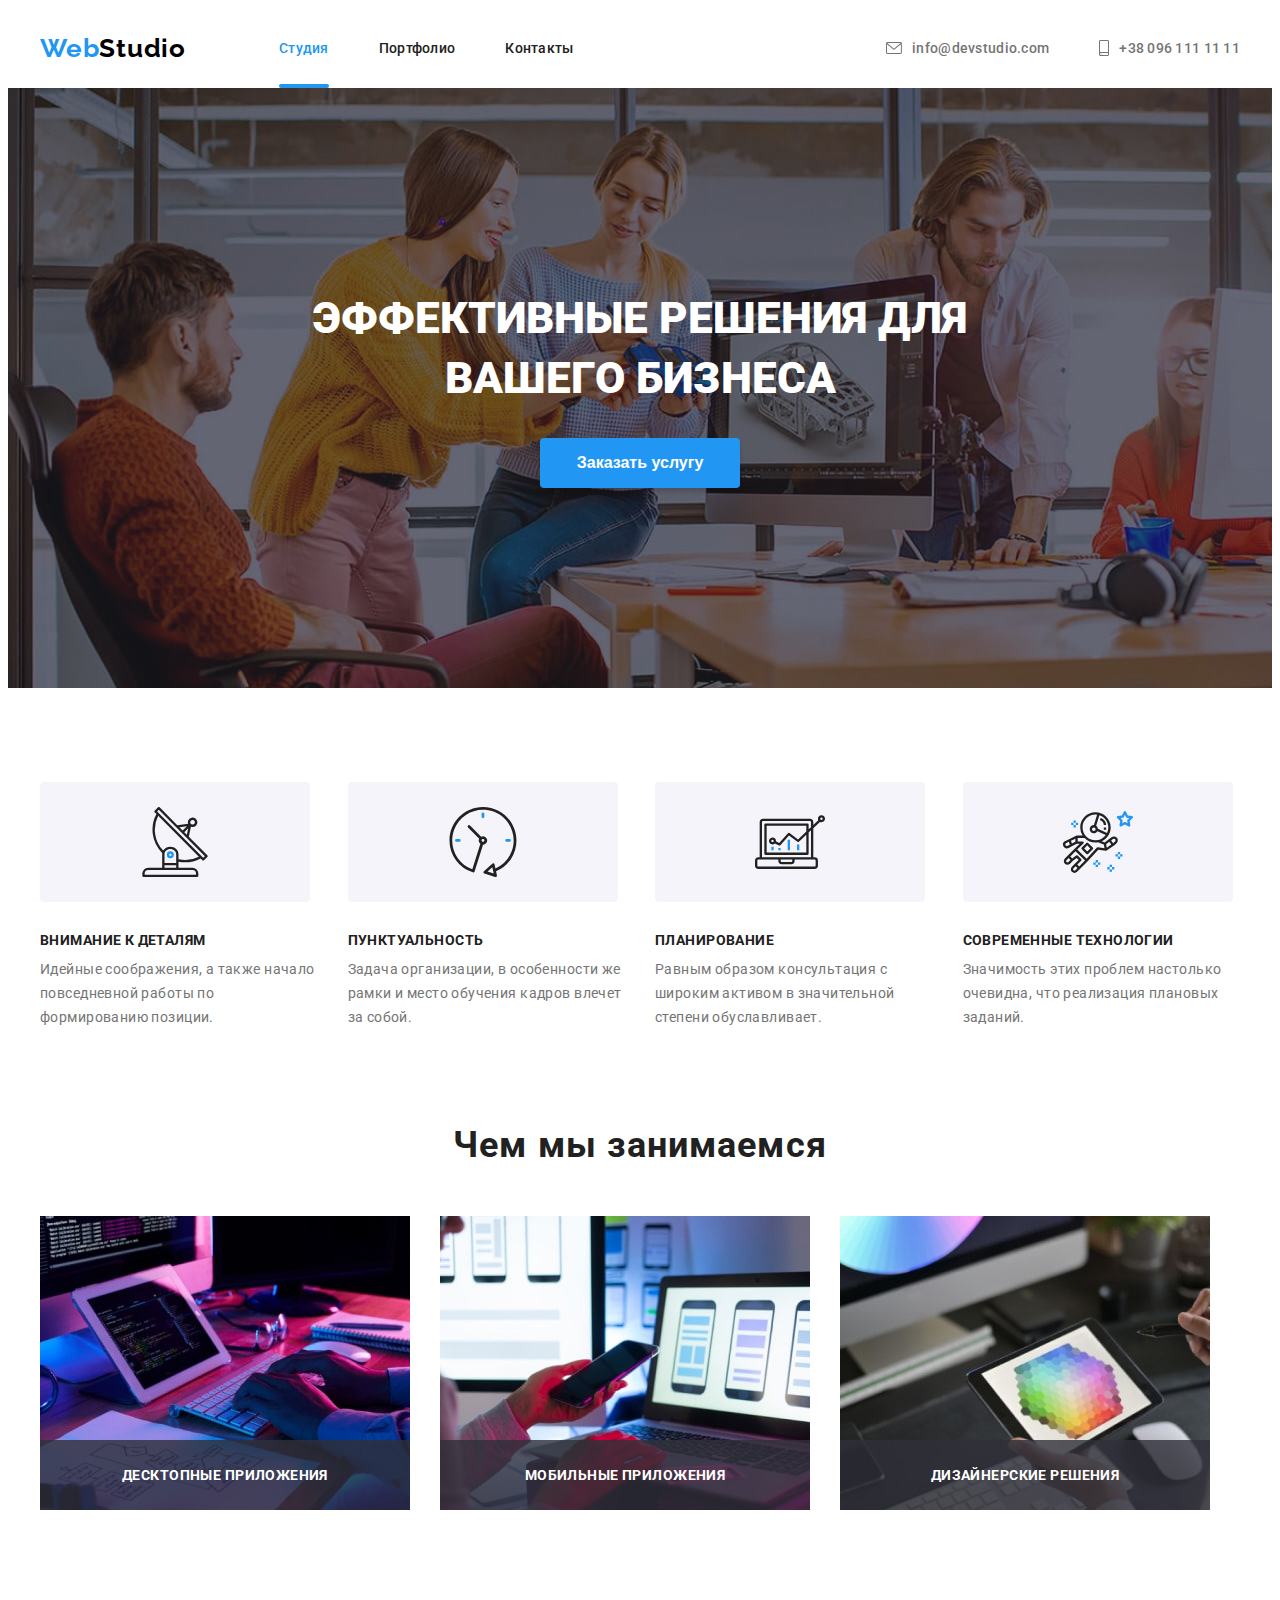
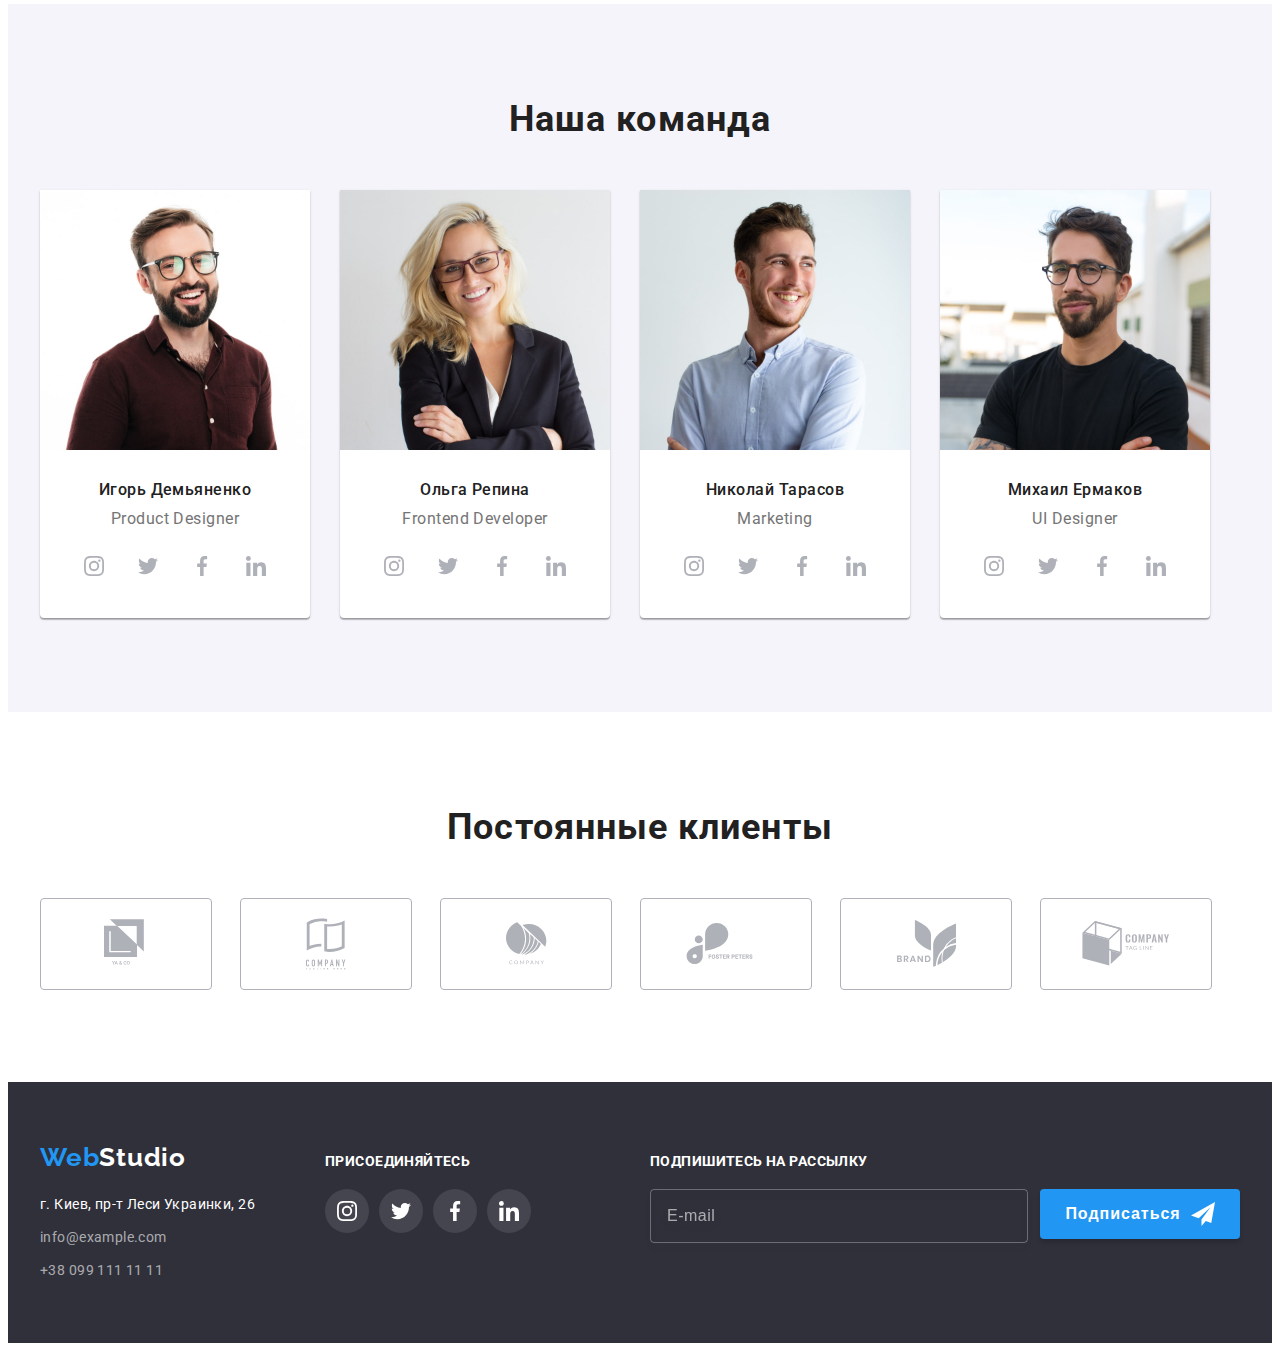
<file: index.html>
<!DOCTYPE html>
<html lang="ru">
<head>
    <meta charset="UTF-8">
    <meta name="viewport" content="width=device-width, initial-scale=1.0">
    <title>Веб студия</title>
    <link rel="stylesheet" href="https://cdnjs.cloudflare.com/ajax/libs/modern-normalize/1.0.0/modern-normalize.min.css"
        integrity="sha512-ISS7cAi1PEhQ8jnbJpJZMd29NlhNj4AWYyLOSp2CE/CsHxTCu+r+t0D2yoJudVrd0/8fTVPUVDzY5Tvli75u/g=="
        crossorigin="anonymous" />
    <link rel="preconnect" href="https://fonts.gstatic.com">
    <link href="https://fonts.googleapis.com/css2?family=Raleway:wght@700&family=Roboto:wght@400;500;700;900&display=swap"
        rel="stylesheet">
    <link rel="stylesheet" href="./css/styles.css">
</head>
<body>
    <!--Шапка сайта-->
    <header class="header">
        <div class="container">
            <nav class="navigation">
                <a class="logo link" href="./index.html"><span class="logo-web">Web</span>Studio</a>
                <ul class="nav-list list">
                    <li class="nav-list-item">
                        <a class="nav-link link current" href="#">Студия</a>
                    </li>
                    <li class="nav-list-item">
                        <a class="nav-link link" href="./portfolio.html">Портфолио</a>
                    </li>
                    <li class="nav-list-item">
                        <a class="nav-link link" href="#">Контакты</a>
                    </li>
                </ul>
            </nav>
            <ul class="contacts-list list">
                <li class="contacts-list-item">
                    <a class="contacts-link link" href="mailto:info@devstudio.com">
                        <svg class="contacts-icon" width="16" height="12">
                            <use href="./images/sprite.svg#icon-envelope"></use>
                        </svg>
                        info@devstudio.com</a>
                </li>
                <li class="contacts-list-item">
                    <a class="contacts-link link" href="tel:+380961111111">
                        <svg class="contacts-icon" width="10" height="16">
                            <use href="./images/sprite.svg#icon-smartphone"></use>
                        </svg>
                        +38 096 111 11 11</a>
                </li>
            </ul>
        </div>
    </header>
    <main>
        <!--Герой-->
        <section class="hero">
            <div class="container">
                <h1 class="hero-title">Эффективные решения для вашего бизнеса</h1>
                <button class="modal-btn" type="button" data-modal-open>Заказать услугу</button>
            </div>
        </section>

        <!--Приоритеты-->
        <section class="features">
            <div class="container">
                <h2 class="visually-hidden">Наши приоритеты</h2>
                <ul class="features-list list">
                    <li class="features-list-item">
                        <div class="features-box">
                            <svg class="features-icons" width="70" height="70">
                                <use href="./images/sprite.svg#icon-antenna"></use>
                            </svg>
                        </div>
                        <h3 class="features-title">Внимание к деталям</h3>
                        <p class="features-text">Идейные соображения, а также начало повседневной работы по формированию позиции.</p>
                    </li>
                    <li class="features-list-item">
                        <div class="features-box">
                            <svg class="features-icons" width="70" height="70">
                                <use href="./images/sprite.svg#icon-clock"></use>
                            </svg>
                        </div>
                        <h3 class="features-title">Пунктуальность</h3>
                        <p class="features-text">Задача организации, в особенности же рамки и место обучения кадров влечет за собой.</p>
                    </li>
                    <li class="features-list-item">
                        <div class="features-box">
                            <svg class="features-icons" width="70" height="70">
                                <use href="./images/sprite.svg#icon-diagram"></use>
                            </svg>
                        </div>
                        <h3 class="features-title">Планирование</h3>
                        <p class="features-text">Равным образом консультация с широким активом в значительной степени обуславливает.</p>
                    </li>
                    <li class="features-list-item">
                        <div class="features-box">
                            <svg class="features-icons" width="70" height="70">
                                <use href="./images/sprite.svg#icon-astronaut"></use>
                            </svg>
                        </div>
                        <h3 class="features-title">Современные технологии</h3>
                        <p class="features-text">Значимость этих проблем настолько очевидна, что реализация плановых заданий.</p>
                    </li>
                </ul>
            </div>
            
        </section>

        <!--Чем мы занимаемся-->
        <section class="about">
            <div class="container">
                <h2 class="title">Чем мы занимаемся</h2>
                <ul class="about-list list">
                    <li class="about-list-item">
                        <img class="about-list-img" src="./images/work/box-1.jpg" alt="руки на клавиатуре" width="370" height="294">
                        <div class="about-box">
                            <p class="about-text">Десктопные приложения</p>
                        </div>
                    </li>
                    <li class="about-list-item">
                        <img class="about-list-img" src="./images/work/box-2.jpg" alt="телефон и ноутбук" width="370" height="294">
                        <div class="about-box">
                            <p class="about-text">Мобильные приложения</p>
                        </div>
                    </li>
                    <li class="about-list-item">
                        <img class="about-list-img" src="./images/work/box-3.jpg" alt="планшет в руках" width="370" height="294">
                        <div class="about-box">
                            <p class="about-text">Дизайнерские решения</p>
                        </div>
                    </li>
                </ul>
            </div>
        </section>

        <!--Команда-->
        <section class="team">
            <div class="container">
                <h2 class="title">Наша команда</h2>
                <ul class="team-list list">
                    <li class="team-list-item">
                        <img class="team-list-img" src="./images/team/igor.jpg" alt="фото работника" width="270" height="260">
                        <div class="team-list-content">
                            <h3 class="team-list-title">Игорь Демьяненко</h3>
                            <p class="team-list-text" lang="en">Product Designer</p>
                            <ul class="social-list list">
                                <li class="social-list-item">
                                    <a href="#" class="social-list-link link">
                                        <svg class="social-list-icon" width="20" height="20">
                                            <use href="./images/sprite.svg#icon-instagram"></use>
                                        </svg>
                                    </a>
                                </li>
                                <li class="social-list-item">
                                    <a href="#" class="social-list-link link">
                                        <svg class="social-list-icon" width="20" height="20">
                                            <use href="./images/sprite.svg#icon-twitter"></use>
                                        </svg>
                                    </a>
                                </li>
                                <li class="social-list-item">
                                    <a href="#" class="social-list-link link">
                                        <svg class="social-list-icon" width="20" height="20">
                                            <use href="./images/sprite.svg#icon-facebook"></use>
                                        </svg>
                                    </a>
                                </li>
                                <li class="social-list-item">
                                    <a href="#" class="social-list-link link">
                                        <svg class="social-list-icon" width="20" height="20">
                                            <use href="./images/sprite.svg#icon-linkedin"></use>
                                        </svg>
                                    </a>
                                </li>
                            </ul>
                        </div>
                    </li>
                    <li class="team-list-item">
                        <img class="team-list-img" src="./images/team/olha.jpg" alt="фото работника" width="270" height="260">
                        <div class="team-list-content">
                            <h3 class="team-list-title">Ольга Репина</h3>
                            <p class="team-list-text" lang="en">Frontend Developer</p>
                            <ul class="social-list list">
                                <li class="social-list-item">
                                    <a href="#" class="social-list-link link">
                                        <svg class="social-list-icon" width="20" height="20">
                                            <use href="./images/sprite.svg#icon-instagram"></use>
                                        </svg>
                                    </a>
                                </li>
                                <li class="social-list-item">
                                    <a href="#" class="social-list-link link">
                                        <svg class="social-list-icon" width="20" height="20">
                                            <use href="./images/sprite.svg#icon-twitter"></use>
                                        </svg>
                                    </a>
                                </li>
                                <li class="social-list-item">
                                    <a href="#" class="social-list-link link">
                                        <svg class="social-list-icon" width="20" height="20">
                                            <use href="./images/sprite.svg#icon-facebook"></use>
                                        </svg>
                                    </a>
                                </li>
                                <li class="social-list-item">
                                    <a href="#" class="social-list-link link">
                                        <svg class="social-list-icon" width="20" height="20">
                                            <use href="./images/sprite.svg#icon-linkedin"></use>
                                        </svg>
                                    </a>
                                </li>
                            </ul>
                        </div>
                    </li>
                    <li class="team-list-item">
                        <img class="team-list-img" src="./images/team/nikolai.jpg" alt="фото работника" width="270" height="260">
                        <div class="team-list-content">
                            <h3 class="team-list-title">Николай Тарасов</h3>
                            <p class="team-list-text" lang="en">Marketing</p>
                            <ul class="social-list list">
                                <li class="social-list-item">
                                    <a href="#" class="social-list-link link">
                                        <svg class="social-list-icon" width="20" height="20">
                                            <use href="./images/sprite.svg#icon-instagram"></use>
                                        </svg>
                                    </a>
                                </li>
                                <li class="social-list-item">
                                    <a href="#" class="social-list-link link">
                                        <svg class="social-list-icon" width="20" height="20">
                                            <use href="./images/sprite.svg#icon-twitter"></use>
                                        </svg>
                                    </a>
                                </li>
                                <li class="social-list-item">
                                    <a href="#" class="social-list-link link">
                                        <svg class="social-list-icon" width="20" height="20">
                                            <use href="./images/sprite.svg#icon-facebook"></use>
                                        </svg>
                                    </a>
                                </li>
                                <li class="social-list-item">
                                    <a href="#" class="social-list-link link">
                                        <svg class="social-list-icon" width="20" height="20">
                                            <use href="./images/sprite.svg#icon-linkedin"></use>
                                        </svg>
                                    </a>
                                </li>
                            </ul>
                        </div>                        
                    </li>
                    <li class="team-list-item">
                        <img class="team-list-img" src="./images/team/michail.jpg" alt="фото работника" width="270" height="260">
                        <div class="team-list-content">
                            <h3 class="team-list-title">Михаил Ермаков</h3>
                            <p class="team-list-text" lang="en">UI Designer</p>
                            <ul class="social-list list">
                                <li class="social-list-item">
                                    <a href="#" class="social-list-link link">
                                        <svg class="social-list-icon" width="20" height="20">
                                            <use href="./images/sprite.svg#icon-instagram"></use>
                                        </svg>
                                    </a>
                                </li>
                                <li class="social-list-item">
                                    <a href="#" class="social-list-link link">
                                        <svg class="social-list-icon" width="20" height="20">
                                            <use href="./images/sprite.svg#icon-twitter"></use>
                                        </svg>
                                    </a>
                                </li>
                                <li class="social-list-item">
                                    <a href="#" class="social-list-link link">
                                        <svg class="social-list-icon" width="20" height="20">
                                            <use href="./images/sprite.svg#icon-facebook"></use>
                                        </svg>
                                    </a>
                                </li>
                                <li class="social-list-item">
                                    <a href="#" class="social-list-link link">
                                        <svg class="social-list-icon" width="20" height="20">
                                            <use href="./images/sprite.svg#icon-linkedin"></use>
                                        </svg>
                                    </a>
                                </li>
                            </ul>
                        </div>
                    </li>
                </ul>
            </div> 
        </section>

        <!-- Постоянные клиенты -->
        <section class="clients">
            <div class="container">
                <h2 class="title">Постоянные клиенты</h2>
                <ul class="clients-list list">
                    <li class="clients-list-item">
                        <a class="clients-list-link link" href="#">
                            <svg class="clients-icon" width="44" height="49">
                                <use href="./images/sprite.svg#icon-logo-1"></use>
                            </svg>
                        </a>
                    </li>
                    <li class="clients-list-item">
                        <a class="clients-list-link link" href="#">
                            <svg class="clients-icon" width="40" height="52">
                                <use href="./images/sprite.svg#icon-logo-2"></use>
                            </svg>
                        </a>
                    </li>
                    <li class="clients-list-item">
                        <a class="clients-list-link link" href="#">
                            <svg class="clients-icon" width="41" height="43">
                                <use href="./images/sprite.svg#icon-logo-3"></use>
                            </svg>
                        </a>
                    </li>
                    <li class="clients-list-item">
                        <a class="clients-list-link link" href="#">
                            <svg class="clients-icon" width="80" height="42">
                                <use href="./images/sprite.svg#icon-logo-4"></use>
                            </svg>
                        </a>
                    </li>
                    <li class="clients-list-item">
                        <a class="clients-list-link link" href="#">
                            <svg class="clients-icon" width="59" height="47">
                                <use href="./images/sprite.svg#icon-logo-5"></use>
                            </svg>
                        </a>
                    </li>
                    <li class="clients-list-item">
                        <a class="clients-list-link link" href="#">
                            <svg class="clients-icon" width="88" height="45">
                                <use href="./images/sprite.svg#icon-logo-6"></use>
                            </svg>
                        </a>
                    </li>
                </ul>
            </div>
        </section>
    </main>
        
    <!--Футер-->
    <footer class="footer">
        <div class="container">
            <div class="contacts-box">
                <a class="logo-footer link" href="./index.html"><span class="logo-web">Web</span>Studio</a>
                <address class="address">
                    <p class="footer-address">г. Киев, пр-т Леси Украинки, 26</p>
                    <ul class="contact-info-list list">
                        <li class="contact-info-list-item">
                            <a class="contact-info-link link" href="mailto:info@example.com">info@example.com</a>
                        </li>
                        <li class="contact-info-list-item">
                            <a class="contact-info-link link" href="tel:+380991111111">+38 099 111 11 11</a>
                        </li>
                    </ul>
                </address>
            </div>
            <div class="socials-box">
                <p class="footer-text">присоединяйтесь</p>
                <ul class="footer-soc-list list">
                    <li class="footer-soc-list-item">
                        <a class="footer-soc-link link" href="#">
                            <svg class="footer-soc-icon" width="20" height="20">
                                <use href="./images/sprite.svg#icon-instagram"></use>
                            </svg>
                        </a>
                    </li>
                    <li class="footer-soc-list-item">
                        <a class="footer-soc-link link" href="#">
                            <svg class="footer-soc-icon" width="20" height="20">
                                <use href="./images/sprite.svg#icon-twitter"></use>
                            </svg>
                        </a>
                    </li>
                    <li class="footer-soc-list-item">
                        <a class="footer-soc-link link" href="#">
                            <svg class="footer-soc-icon" width="20" height="20">
                                <use href="./images/sprite.svg#icon-facebook"></use>
                            </svg>
                        </a>
                    </li>
                    <li class="footer-soc-list-item">
                        <a class="footer-soc-link link" href="#">
                            <svg class="footer-soc-icon" width="20" height="20">
                                <use href="./images/sprite.svg#icon-linkedin"></use>
                            </svg>
                        </a>
                    </li>
                </ul>
            </div>
            <div class="footer-form-box">
                <p class="footer-text">Подпишитесь на рассылку</p>
                <form action="#" class="footer-form">
                    <input type="email" name="email" class="footer-form-input" placeholder="E-mail">
                    <button type="submit" class="footer-form-btn">Подписаться
                        <svg class="send-icon" width="24" height="24">
                            <use href="./images/sprite.svg#icon-send"></use>
                        </svg>
                    </button>
                </form>
            </div>
        </div>
    </footer>

    <!-- Модальное окно -->
    <div class="backdrop is-hidden" data-modal>
        <div class="modal">
            <button type="button" class="modal-close-btn" data-modal-close>
                <svg class="modal-icon" width="18" height="18">
                    <use href="./images/sprite.svg#icon-close"></use>
                </svg>
            </button>
            <p class="modal-form-text">Оставьте свои данные, мы вам перезвоним</p>
            <form action="#" class="modal-form">
                <label class="modal-form-label">Имя
                    <span class="modal-form-label-box">
                        <input type="text" name="user-name" class="modal-form-input">
                        <svg class="modal-form-icon" width="18" height="18">
                            <use href="./images/sprite.svg#person"></use>
                        </svg>
                    </span>
                </label>

                <label class="modal-form-label">Телефон
                    <span class="modal-form-label-box">
                        <input type="tel" name="user-phone" class="modal-form-input">
                        <svg class="modal-form-icon" width="18" height="18">
                            <use href="./images/sprite.svg#phone"></use>
                        </svg>
                    </span>
                </label>

                <label class="modal-form-label">Почта
                    <span class="modal-form-label-box">
                        <input type="email" name="user-email" class="modal-form-input">
                        <svg class="modal-form-icon" width="18" height="18">
                            <use href="./images/sprite.svg#email"></use>
                        </svg>
                    </span>
                </label>

                <label class="modal-form-label">Комментарий
                    <textarea name="user-message" class="modal-form-message" placeholder="Введите текст"></textarea>
                </label>

                <input type="checkbox" name="user-policy" id="policy-check" class="modal-form-check-policy visually-hidden">
                <label for="policy-check" class="modal-form-label-policy">Соглашаюсь с рассылкой и принимаю &nbsp;
                    <a href="#">Условия договора</a>
                </label>

                <button type="submit" class="modal-form-btn">Отправить</button>
            </form>
        </div>
    </div>

    <script src="./js/modal.js"></script>
</body>
</html>
</file>
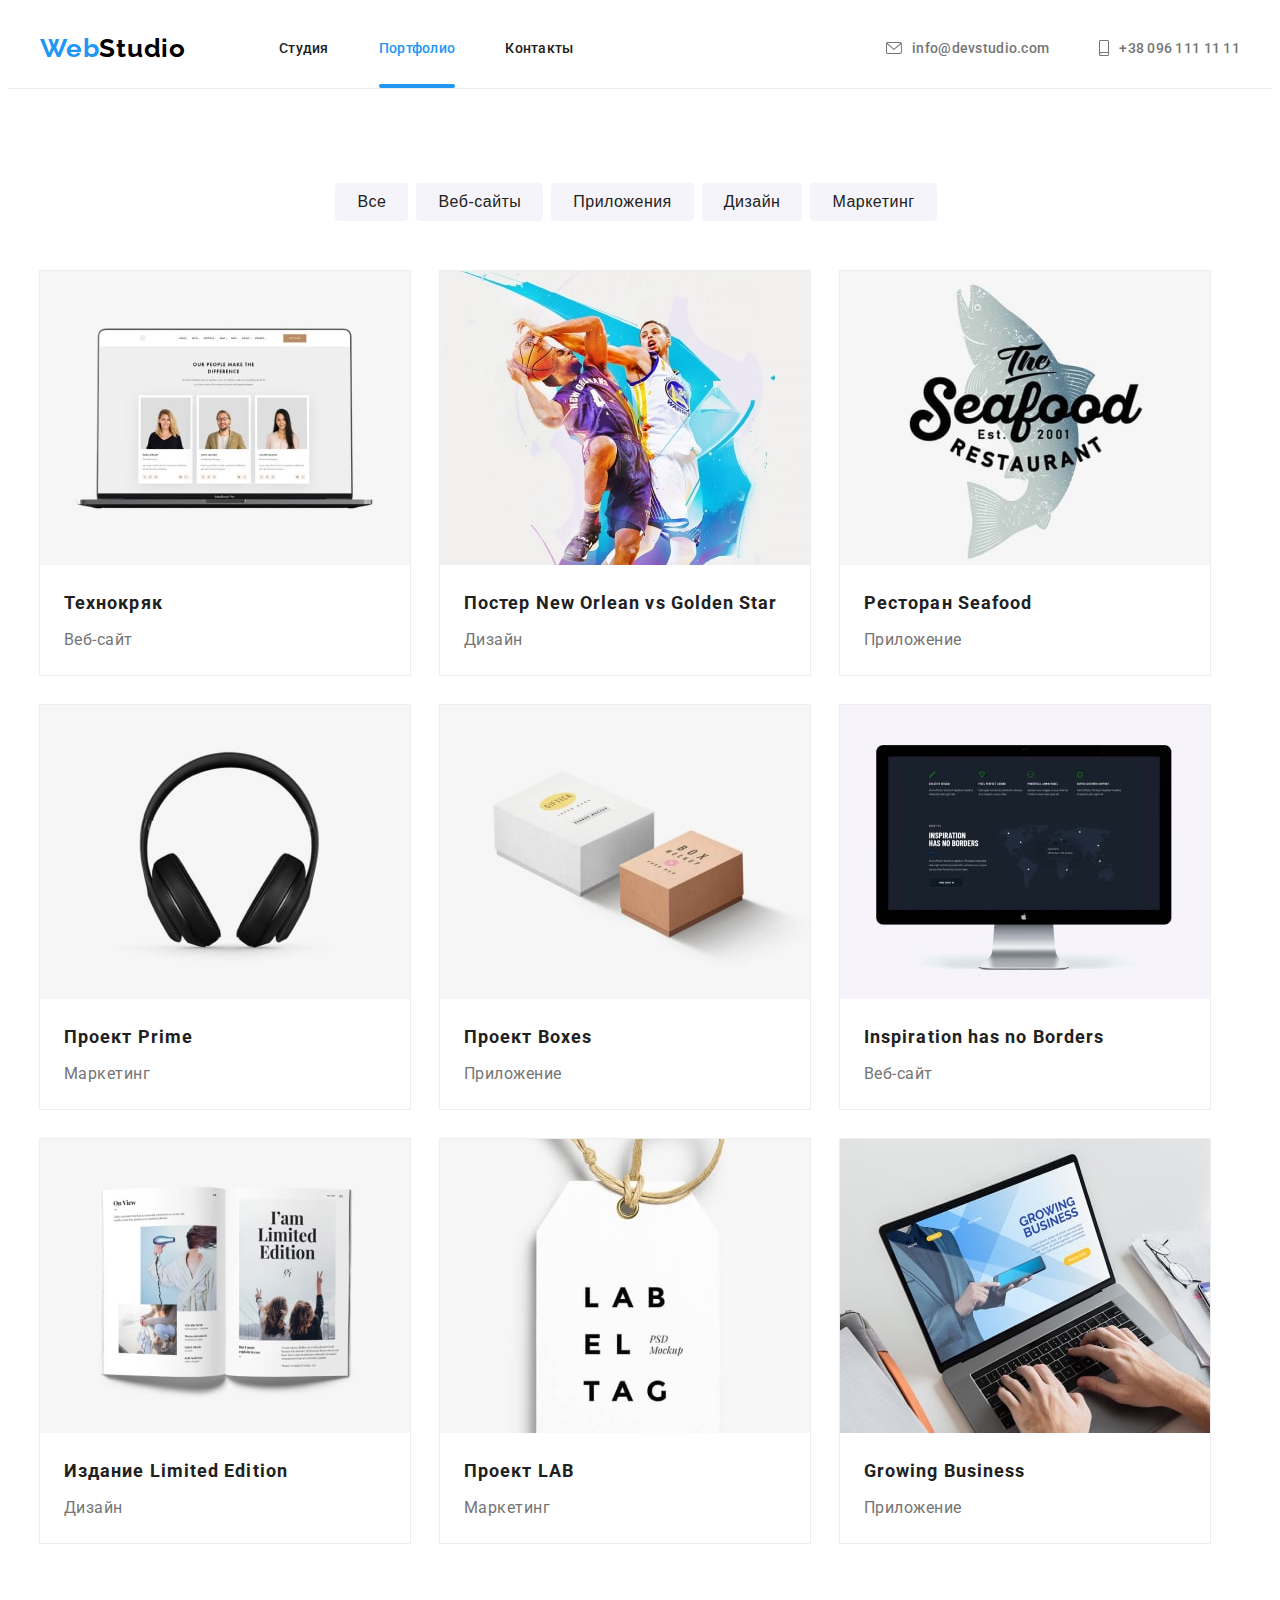
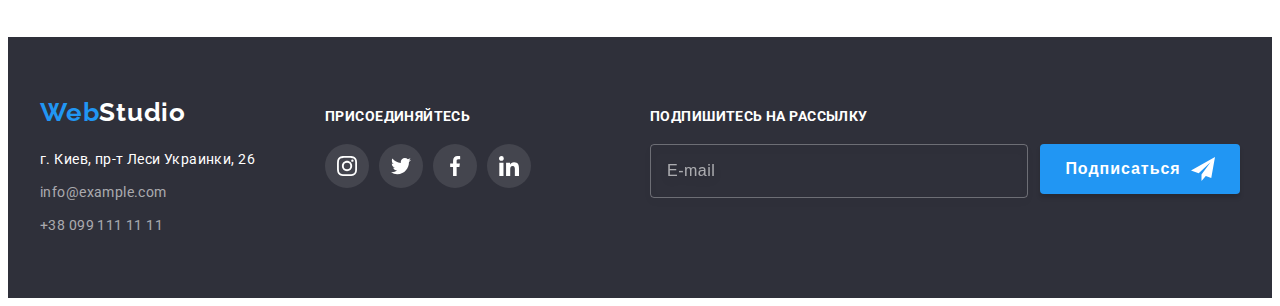
<file: portfolio.html>
<!DOCTYPE html>
<html lang="ru">

<head>
    <meta charset="UTF-8">
    <meta name="viewport" content="width=device-width, initial-scale=1.0">
    <title>Веб студия</title>
    <link rel="stylesheet" href="https://cdnjs.cloudflare.com/ajax/libs/modern-normalize/1.0.0/modern-normalize.min.css"
        integrity="sha512-ISS7cAi1PEhQ8jnbJpJZMd29NlhNj4AWYyLOSp2CE/CsHxTCu+r+t0D2yoJudVrd0/8fTVPUVDzY5Tvli75u/g=="
        crossorigin="anonymous" />
    <link rel="preconnect" href="https://fonts.gstatic.com">
    <link href="https://fonts.googleapis.com/css2?family=Raleway:wght@700&family=Roboto:wght@400;500;700;900&display=swap"
        rel="stylesheet">
    <link rel="stylesheet" href="./css/styles.css">
</head>

<body>
    <!--Шапка сайта-->
    <header class="header line">
        <div class="container">
            <nav class="navigation">
                <a class="logo link" href="./index.html"><span class="logo-web">Web</span>Studio</a>
                <ul class="nav-list list">
                    <li class="nav-list-item">
                        <a class="nav-link link" href="./index.html">Студия</a>
                    </li>
                    <li class="nav-list-item">
                        <a class="nav-link link current" href="./portfolio.html">Портфолио</a>
                    </li>
                    <li class="nav-list-item">
                        <a class="nav-link link" href="#">Контакты</a>
                    </li>
                </ul>
            </nav>
            <ul class="contacts-list list">
                <li class="contacts-list-item">
                    <a class="contacts-link link" href="mailto:info@devstudio.com">
                        <svg class="contacts-icon" width="16" height="12">
                            <use href="./images/sprite.svg#icon-envelope"></use>
                        </svg>
                        info@devstudio.com</a>
                </li>
                <li class="contacts-list-item">
                    <a class="contacts-link link" href="tel:+380961111111">
                        <svg class="contacts-icon" width="10" height="16">
                            <use href="./images/sprite.svg#icon-smartphone"></use>
                        </svg>
                        +38 096 111 11 11</a>
                </li>
            </ul>
        </div>
    </header>
    <main>
        <section class="portfolio">
            <div class="container">
                <h1 class="visually-hidden">Портфолио</h1>
                <ul class="filter-buttons-list list">
                    <li class="filter-buttons-list-item">
                        <button class="filter-btn" type="button">Все</button>
                    </li>
                    <li class="filter-buttons-list-item">
                        <button class="filter-btn" type="button">Веб-сайты</button>
                    </li>
                    <li class="filter-buttons-list-item">
                        <button class="filter-btn" type="button">Приложения</button>
                    </li>
                    <li class="filter-buttons-list-item">
                        <button class="filter-btn" type="button">Дизайн</button>
                    </li>
                    <li class="filter-buttons-list-item">
                        <button class="filter-btn" type="button">Маркетинг</button>
                    </li>
                    
                </ul>
                
                <ul class="portfolio-list list">
                    <li class="portfolio-list-item">
                        <a class="portfolio-list-link link" href="#">
                            <div class="portfolio-img-wrapper">
                                <img class="portfolio-list-img" src="./images/portfolio/project-1.jpg" alt="пример веб-сайта" width="370" height="294">
                                <div class="overlay">
                                    <p class="overlay-text">Технокряк это современная площадка распространения коронавируса. Компании используют эту платформу для цифрового
                                        шпионажа и атак на защищённые сервера конкурентов.</p>
                                </div>
                            </div>
                            <div class="portfolio-list-content">
                                <h2 class="portfolio-list-title">Технокряк</h2>
                                <p class="portfolio-list-text">Веб-сайт</p>
                            </div>
                        </a>
                    </li>
                    <li class="portfolio-list-item">
                        <a class="portfolio-list-link link" href="#">
                            <div class="portfolio-img-wrapper">
                                <img class="portfolio-list-img" src="./images/portfolio/project-2.jpg" alt="баскетболисты" width="370" height="294">
                                <div class="overlay">
                                    <p class="overlay-text">Технокряк это современная площадка распространения коронавируса. Компании используют эту платформу для цифрового
                                        шпионажа и атак на защищённые сервера конкурентов.</p>
                                </div>
                            </div>
                            <div class="portfolio-list-content">
                                <h2 class="portfolio-list-title">Постер New Orlean vs Golden Star</h2>
                                <p class="portfolio-list-text">Дизайн</p>
                            </div>
                        </a>
                    </li>
                    <li class="portfolio-list-item">
                        <a class="portfolio-list-link link" href="#">
                            <div class="portfolio-img-wrapper">
                                <img class="portfolio-list-img" src="./images/portfolio/project-3.jpg" alt="логотип фирмы" width="370" height="294">
                                <div class="overlay">
                                    <p class="overlay-text">Технокряк это современная площадка распространения коронавируса. Компании используют эту платформу для цифрового
                                        шпионажа и атак на защищённые сервера конкурентов.</p>
                                </div>
                            </div>
                            <div class="portfolio-list-content">
                                <h2 class="portfolio-list-title">Ресторан Seafood</h2>
                                <p class="portfolio-list-text">Приложение</p>
                            </div>
                        </a>
                    </li>
                    <li class="portfolio-list-item">
                        <a class="portfolio-list-link link" href="#">
                            <div class="portfolio-img-wrapper">
                                <img class="portfolio-list-img" src="./images/portfolio/project-4.jpg" alt="наушники" width="370" height="294">
                                <div class="overlay">
                                    <p class="overlay-text">Технокряк это современная площадка распространения коронавируса. Компании используют эту платформу для цифрового
                                        шпионажа и атак на защищённые сервера конкурентов.</p>
                                </div>
                            </div>
                            <div class="portfolio-list-content">
                                <h2 class="portfolio-list-title">Проект Prime</h2>
                                <p class="portfolio-list-text">Маркетинг</p>
                            </div>
                        </a>
                    </li>
                    <li class="portfolio-list-item">
                        <a class="portfolio-list-link link" href="#">
                            <div class="portfolio-img-wrapper">
                                <img class="portfolio-list-img" src="./images/portfolio/project-5.jpg" alt="две коробки" width="370" height="294">
                                <div class="overlay">
                                    <p class="overlay-text">Технокряк это современная площадка распространения коронавируса. Компании используют эту платформу для цифрового
                                        шпионажа и атак на защищённые сервера конкурентов.</p>
                                </div>
                            </div>
                            <div class="portfolio-list-content">
                                <h2 class="portfolio-list-title">Проект Boxes</h2>
                                <p class="portfolio-list-text">Приложение</p>
                            </div>
                        </a>
                    </li>
                    <li class="portfolio-list-item">
                        <a class="portfolio-list-link link" href="#">
                            <div class="portfolio-img-wrapper">
                                <img class="portfolio-list-img" src="./images/portfolio/project-6.jpg" alt="веб-сайт" width="370" height="294">
                                <div class="overlay">
                                    <p class="overlay-text">Технокряк это современная площадка распространения коронавируса. Компании используют эту платформу для цифрового
                                        шпионажа и атак на защищённые сервера конкурентов.</p>
                                </div>
                            </div>
                            <div class="portfolio-list-content">
                                <h2 class="portfolio-list-title">Inspiration has no Borders</h2>
                                <p class="portfolio-list-text">Веб-сайт</p>
                            </div>
                        </a>
                    </li>
                    <li class="portfolio-list-item">
                        <a class="portfolio-list-link link" href="#">
                            <div class="portfolio-img-wrapper">
                                <img class="portfolio-list-img" src="./images/portfolio/project-7.jpg" alt="открытая книга" width="370" height="294">
                                <div class="overlay">
                                    <p class="overlay-text">Технокряк это современная площадка распространения коронавируса. Компании используют эту платформу для цифрового
                                        шпионажа и атак на защищённые сервера конкурентов.</p>
                                </div>
                            </div>
                            <div class="portfolio-list-content">
                                <h2 class="portfolio-list-title">Издание Limited Edition</h2>
                                <p class="portfolio-list-text">Дизайн</p>
                            </div>
                        </a>
                    </li>
                    <li class="portfolio-list-item">
                        <a class="portfolio-list-link link" href="#">
                            <div class="portfolio-img-wrapper">
                                <img class="portfolio-list-img" src="./images/portfolio/project-8.jpg" alt="маркетинг" width="370" height="294">
                                <div class="overlay">
                                    <p class="overlay-text">Технокряк это современная площадка распространения коронавируса. Компании используют эту платформу для цифрового
                                        шпионажа и атак на защищённые сервера конкурентов.</p>
                                </div>
                            </div>
                            <div class="portfolio-list-content">
                                <h2 class="portfolio-list-title">Проект LAB</h2>
                                <p class="portfolio-list-text">Маркетинг</p>
                            </div> 
                        </a>
                    </li>
                    <li class="portfolio-list-item">
                        <a class="portfolio-list-link link" href="#">
                            <div class="portfolio-img-wrapper">
                                <img class="portfolio-list-img" src="./images/portfolio/project-9.jpg" alt="ноутбук" width="370" height="294">
                                <div class="overlay">
                                    <p class="overlay-text">Технокряк это современная площадка распространения коронавируса. Компании используют эту платформу для цифрового
                                        шпионажа и атак на защищённые сервера конкурентов.</p>
                                </div>
                            </div>
                            <div class="portfolio-list-content">
                                <h2 class="portfolio-list-title">Growing Business</h2>
                                <p class="portfolio-list-text">Приложение</p>
                            </div>
                        </a>
                    </li>
                </ul>
            </div>
        </section>
    </main>

    <!--Футер-->
    <footer class="footer">
        <div class="container">
            <div class="contacts-box">
                <a class="logo-footer link" href="./index.html"><span class="logo-web">Web</span>Studio</a>
                <address class="address">
                    <p class="footer-address">г. Киев, пр-т Леси Украинки, 26</p>
                    <ul class="contact-info-list list">
                        <li class="contact-info-list-item">
                            <a class="contact-info-link link" href="mailto:info@example.com">info@example.com</a>
                        </li>
                        <li class="contact-info-list-item">
                            <a class="contact-info-link link" href="tel:+380991111111">+38 099 111 11 11</a>
                        </li>
                    </ul>
                </address>
            </div>
            <div class="socials-box">
                <p class="footer-text">присоединяйтесь</p>
                <ul class="footer-soc-list list">
                    <li class="footer-soc-list-item">
                        <a class="footer-soc-link link" href="#">
                            <svg class="footer-soc-icon" width="20" height="20">
                                <use href="./images/sprite.svg#icon-instagram"></use>
                            </svg>
                        </a>
                    </li>
                    <li class="footer-soc-list-item">
                        <a class="footer-soc-link link" href="#">
                            <svg class="footer-soc-icon" width="20" height="20">
                                <use href="./images/sprite.svg#icon-twitter"></use>
                            </svg>
                        </a>
                    </li>
                    <li class="footer-soc-list-item">
                        <a class="footer-soc-link link" href="#">
                            <svg class="footer-soc-icon" width="20" height="20">
                                <use href="./images/sprite.svg#icon-facebook"></use>
                            </svg>
                        </a>
                    </li>
                    <li class="footer-soc-list-item">
                        <a class="footer-soc-link link" href="#">
                            <svg class="footer-soc-icon" width="20" height="20">
                                <use href="./images/sprite.svg#icon-linkedin"></use>
                            </svg>
                        </a>
                    </li>
                </ul>
            </div>
            <div class="footer-form-box">
                <p class="footer-text">Подпишитесь на рассылку</p>
                <form action="#" class="footer-form">
                    <input type="email" name="email" class="footer-form-input" placeholder="E-mail">
                    <button type="submit" class="footer-form-btn">Подписаться
                        <svg class="send-icon" width="24" height="24">
                            <use href="./images/sprite.svg#icon-send"></use>
                        </svg>
                    </button>
                </form>
            </div>
        </div>
    </footer>
</body>

</html>
</file>
<file: css/styles.css>
:root {
  --title-text-color: #212121;
  --primary-text-color: #757575;
  --accent-color: #2196f3;
  --white-color: #ffffff;
  --light-bg-color: #f5f4fa;
  --dark-bg-color: #2f303a;
  --black-color: #000000;
  --white-opacity-color: rgba(255, 255, 255, 0.6);
  --hero-bg-color: #c4c4c4;
  --modal-btn-bg: #188ce8;
  --icons-fill: #afb1b8;
  --bg-icon-color: rgba(255, 255, 255, 0.1);
  --time: 250ms;
  --cubic: cubic-bezier(0.4, 0, 0.2, 1);
}

/*студия*/
body {
  font-family: "Roboto", sans-serif;
  color: var(--title-text-color);
}

h1,
h2,
h3,
h4,
h5,
h6,
p {
  margin: 0;
}

ul,
ol {
  margin: 0;
  padding: 0;
}

img {
  display: block;
}

a {
  display: block;
}

.list {
  list-style: none;
}

.link {
  text-decoration: none;
}

.address {
  font-style: normal;
}

.visually-hidden {
  position: absolute !important;
  clip: rect(1px 1px 1px 1px); /* IE6, IE7 */
  clip: rect(1px, 1px, 1px, 1px);
  padding: 0 !important;
  border: 0 !important;
  height: 1px !important;
  width: 1px !important;
  overflow: hidden;
}

.container {
  width: 1200px;
  padding-left: 15px;
  padding-right: 15px;
  margin: 0 auto;
  /* outline: 1px solid tomato; */
}

/* ========= Хедер ======== */
.header .container {
  display: flex;
  align-items: center;
}

.contacts-list {
  display: flex;
  align-items: center;
  margin-left: auto;
}

.navigation {
  display: flex;
  align-items: center;
}

.nav-list {
  display: flex;
  align-items: center;
}

.nav-list-item:not(:last-child) {
  margin-right: 50px;
}

.contacts-list-item:not(:last-child) {
  margin-right: 50px;
}

.logo {
  margin-right: 93px;
}

.logo,
.logo-footer {
  font-family: "Raleway", sans-serif;
  font-weight: 700;
  font-size: 26px;
  line-height: 1.192;
  letter-spacing: 0.03em;
  color: var(--black-color);
}

.logo-web {
  color: var(--accent-color);
}

.nav-link,
.contacts-link {
  padding-top: 32px;
  padding-bottom: 32px;
  font-weight: 500;
  font-size: 14px;
  line-height: 1.143;
  letter-spacing: 0.02em;
  transition: color var(--time) var(--cubic);
}

.nav-link {
  position: relative;
  color: var(--title-text-color);
}

.contacts-link {
  display: flex;
  align-items: center;
  color: var(--primary-text-color);
  fill: currentColor;
}

.nav-link:hover,
.nav-link:focus,
.contacts-link:hover,
.contacts-link:focus,
.contact-info-link:hover,
.contact-info-link:focus {
  color: var(--accent-color);
}

.current {
  color: var(--accent-color);
}

.current::after {
  position: absolute;
  bottom: 0;
  display: block;
  width: 100%;
  height: 4px;
  border-radius: 2px;
  background-color: var(--accent-color);
  content: "";
}

.contacts-icon {
  margin-right: 10px;
}

/* =========== Герой ========== */
.hero {
  max-width: 1600px;
  background-color: var(--hero-bg-color);
  background-image: linear-gradient(
      to right,
      rgba(47, 48, 58, 0.4),
      rgba(47, 48, 58, 0.4)
    ),
    url("../images/hero/hero-bg-min.jpg");
  background-repeat: no-repeat;
  background-size: cover;
  padding-top: 200px;
  padding-bottom: 200px;
  /* background-color: var(--dark-bg-color); */
}

.hero .container {
  max-width: 696px;
  margin-right: auto;
  margin-left: auto;
  text-align: center;
}

.hero-title {
  margin-bottom: 30px;
  font-weight: 900;
  font-size: 44px;
  line-height: 1.364;
  text-align: center;
  text-transform: uppercase;
  color: var(--white-color);
}

.modal-btn {
  display: inline-block;
  padding: 10px 32px;
  min-width: 200px;
  border-radius: 4px;
  border: none;
  font-weight: 700;
  font-size: 16px;
  line-height: 1.875;
  text-align: center;
  color: var(--white-color);
  background-color: var(--accent-color);
  box-shadow: 0px 4px 4px rgba(0, 0, 0, 0.15);
  cursor: pointer;
  transition: background-color var(--time) var(--cubic);
}

.modal-btn:hover,
.modal-btn:focus {
  background-color: var(--modal-btn-bg);
}

/* =========== Приоритеты ========== */
.features {
  padding-top: 94px;
  padding-bottom: 94px;
}

.features-box {
  display: flex;
  align-items: center;
  justify-content: center;
  width: 270px;
  height: 120px;
  background-color: var(--light-bg-color);
  border-radius: 4px;
  margin-bottom: 30px;
}

.features-list {
  display: flex;
  align-items: center;
}

.features-list-item:not(:last-child) {
  margin-right: 30px;
}

.features-list-item {
  width: calc((100% - 3 * 30px) / 4);
}

.features-title {
  margin-bottom: 10px;
  font-weight: 700;
  font-size: 14px;
  line-height: 1.143;
  letter-spacing: 0.03em;
  text-transform: uppercase;
}

.features-text,
.footer-address,
.contact-info-link {
  font-weight: 400;
  font-size: 14px;
  line-height: 1.714;
  letter-spacing: 0.03em;
  color: var(--primary-text-color);
}
/* =========== Чем мы занимаемся ========== */
.about {
  padding-bottom: 94px;
}

.about-list {
  display: flex;
  margin: -15px;
}

.about-list-item {
  position: relative;
  margin: 15px;
}

.about .title {
  margin-bottom: 50px;
}

.about-text {
  font-weight: 700;
  font-size: 14px;
  line-height: 1.143;
  text-align: center;
  letter-spacing: 0.03em;
  text-transform: uppercase;
  color: var(--white-color);
}

.about-box {
  position: absolute;
  bottom: 0;
  display: flex;
  align-items: center;
  justify-content: center;
  width: 370px;
  height: 70px;
  background-color: rgba(47, 48, 58, 0.8);
}

/* =========== Команда ========== */
.title {
  font-weight: 700;
  font-size: 36px;
  line-height: 1.167;
  letter-spacing: 0.03em;
  text-align: center;
}

.team-list-title {
  margin-bottom: 10px;
  font-weight: 500;
  font-size: 16px;
  line-height: 1.188;
  letter-spacing: 0.03em;
  text-align: center;
}

.team-list-text {
  margin-bottom: 16px;
  font-weight: 400;
  font-size: 16px;
  line-height: 1.188;
  letter-spacing: 0.03em;
  text-align: center;
  color: var(--primary-text-color);
}

.team .title {
  margin-bottom: 50px;
}

.team-list {
  display: flex;
  margin: -15px;
}

.team-list-item {
  margin: 15px;
  border-radius: 0px 0px 4px 4px;
  box-shadow: 0px 1px 3px rgba(0, 0, 0, 0.12), 0px 1px 1px rgba(0, 0, 0, 0.14),
    0px 2px 1px rgba(0, 0, 0, 0.2);
  background-color: var(--white-color);
}

.team-list-content {
  padding-top: 30px;
  padding-bottom: 30px;
}

.social-list {
  display: flex;
  justify-content: space-between;
  padding: 0 32px;
}

.social-list-link {
  display: flex;
  align-items: center;
  justify-content: center;
  width: 100%;
  height: 100%;
  border-radius: 50%;
  background-color: var(--white-color);
  fill: var(--icons-fill);
  transition: background-color var(--time) var(--cubic),
    fill var(--time) var(--cubic);
}

.social-list-link:hover,
.social-list-link:focus {
  background-color: var(--accent-color);
  fill: var(--white-color);
}

.social-list-item {
  width: 44px;
  height: 44px;
}

.team {
  padding-top: 94px;
  padding-bottom: 94px;
  background-color: var(--light-bg-color);
}

/* =========== Постоянные клиенты ========== */
.clients {
  padding-top: 94px;
  padding-bottom: 94px;
}

.clients-list {
  display: flex;
}

.clients .title {
  margin-bottom: 50px;
}

.clients-list-item {
  width: 170px;
  height: 90px;
}

.clients-list-item:not(:last-child) {
  margin-right: 30px;
}

.clients-list-link {
  display: flex;
  align-items: center;
  justify-content: center;
  border: 1px solid #afb1b8;
  border-radius: 4px;
  width: 100%;
  height: 100%;
  fill: var(--icons-fill);
  transition: border-color var(--time) var(--cubic),
    fill var(--time) var(--cubic);
}

.clients-list-link:hover,
.clients-list-link:focus {
  fill: var(--accent-color);
  border-color: var(--accent-color);
}

/* =========== Футер ========== */
.footer {
  padding-top: 60px;
  padding-bottom: 60px;
  background-color: var(--dark-bg-color);
}

.logo-footer {
  color: var(--white-color);
}

.footer-text {
  margin-bottom: 20px;
  font-weight: 700;
  font-size: 14px;
  line-height: 1.143;
  letter-spacing: 0.03em;
  text-transform: uppercase;
  color: var(--white-color);
}

.footer .container {
  display: flex;
  align-items: baseline;
}

.contacts-box {
  margin-right: 70px;
}

.footer-soc-list {
  display: flex;
}

.footer-soc-list-item {
  width: 44px;
  height: 44px;
}

.footer-soc-list-item:not(:last-child) {
  margin-right: 10px;
}

.footer-soc-link {
  display: flex;
  align-items: center;
  justify-content: center;
  width: 100%;
  height: 100%;
  border-radius: 50%;
  background-color: var(--bg-icon-color);
  fill: var(--white-color);
  transition: background-color var(--time) var(--cubic);
}

.footer-soc-link:hover,
.footer-soc-link:focus {
  background-color: var(--accent-color);
}

.address {
  margin-top: 20px;
}

.footer-address {
  color: var(--white-color);
}

.contact-info-link {
  color: var(--white-opacity-color);
  transition: color var(--time) var(--cubic);
}

.contact-info-list {
  margin-top: 9px;
}

.contact-info-list-item:not(:last-child) {
  margin-bottom: 9px;
}

.footer-form-box {
  margin-left: auto;
}

.footer-form {
  display: flex;
}

.footer-form-input {
  width: 358px;
  height: 50px;
  border: 1px solid rgba(255, 255, 255, 0.3);
  filter: drop-shadow(0px 4px 4px rgba(0, 0, 0, 0.15));
  border-radius: 4px;
  padding-left: 16px;
  margin-right: 12px;
  font-weight: 400;
  font-size: 16px;
  line-height: 1.25;
  letter-spacing: 0.03em;
  color: var(--white-color);
  background-color: transparent;
}

.footer-form-input::placeholder {
  color: rgba(255, 255, 255, 0.6);
}

.footer-form-btn {
  display: flex;
  align-items: center;
  justify-content: center;
  min-width: 200px;
  height: 50px;
  border: none;
  font-weight: 700;
  font-size: 16px;
  line-height: 1.875;
  letter-spacing: 0.06em;
  cursor: pointer;
  color: var(--white-color);
  background-color: var(--accent-color);
  box-shadow: 0px 4px 4px rgba(0, 0, 0, 0.15);
  border-radius: 4px;
}

.send-icon {
  margin-left: 10px;
}

/* ========== Портфолио ==========*/

.line {
  border-bottom: 1px solid #ececec;
}

.portfolio {
  padding-top: 94px;
  padding-bottom: 94px;
}

.filter-buttons-list {
  display: flex;
  justify-content: center;
  margin-bottom: 50px;
}

.filter-buttons-list-item {
  margin-right: 8px;
}

.filter-btn {
  padding: 6px 22px;
  border-radius: 4px;
  border: 0;
  font-weight: 500;
  font-size: 16px;
  line-height: 1.625;
  text-align: center;
  letter-spacing: 0.03em;
  cursor: pointer;
  color: var(--title-text-color);
  background-color: var(--light-bg-color);
  transition: background-color var(--time) var(--cubic),
    color var(--time) var(--cubic), box-shadow var(--time) var(--cubic);
}

.filter-btn:hover,
.filter-btn:focus {
  color: var(--white-color);
  background-color: var(--accent-color);
  box-shadow: 0px 3px 1px rgba(0, 0, 0, 0.1), 0px 1px 2px rgba(0, 0, 0, 0.08),
    0px 2px 2px rgba(0, 0, 0, 0.12);
}

.portfolio-list {
  display: flex;
  flex-wrap: wrap;
  margin: -15px;
}

.portfolio-list-item {
  margin: 15px;
  outline: 1px solid #eeeeee;
}

.portfolio-list-link {
  transition: box-shadow var(--time) var(--cubic);
}

.portfolio-list-link:hover,
.portfolio-list-link:focus {
  box-shadow: 0px 1px 1px rgba(0, 0, 0, 0.12), 0px 4px 4px rgba(0, 0, 0, 0.06),
    1px 4px 6px rgba(0, 0, 0, 0.16);
}

.portfolio-list-content {
  padding: 20px 24px;
  background-color: var(--white-color);
}

.portfolio-list-title {
  margin-bottom: 4px;
  font-weight: 700;
  font-size: 18px;
  line-height: 2;
  letter-spacing: 0.06em;
  color: var(--title-text-color);
}

.portfolio-list-text {
  font-weight: 400;
  font-size: 16px;
  line-height: 1.875;
  letter-spacing: 0.03em;
  color: var(--primary-text-color);
}

.portfolio-img-wrapper {
  position: relative;
  overflow: hidden;
}

.overlay {
  position: absolute;
  left: 0;
  top: 0;
  width: 100%;
  height: 100%;
  background-color: rgba(33, 150, 243, 0.9);
  padding: 63px 24px;
  overflow: auto;
  transform: translateY(101%);
  transition: transform var(--time) var(--cubic);
}

.overlay-text {
  font-weight: 400;
  font-size: 18px;
  line-height: 1.556;
  letter-spacing: 0.03em;
  color: var(--white-color);
}

.portfolio-list-link:hover .overlay,
.portfolio-list-link:focus .overlay {
  transform: translateY(0);
}
/* ========== Модаьное окно ==========*/

.backdrop {
  position: fixed;
  top: 0;
  left: 0;
  width: 100%;
  height: 100%;
  background-color: rgba(0, 0, 0, 0.2);
  opacity: 1;
  transition: opacity var(--time) var(--cubic),
    visibility var(--time) var(--cubic);
}

.modal {
  position: absolute;
  top: 50%;
  left: 50%;
  transform: translate(-50%, -50%) scale(1);
  padding: 40px;
  width: 528px;
  height: 581px;
  background-color: var(--white-color);
  box-shadow: 0px 1px 3px rgba(0, 0, 0, 0.12), 0px 1px 1px rgba(0, 0, 0, 0.14),
    0px 2px 1px rgba(0, 0, 0, 0.2);
  border-radius: 4px;
  transition: transform var(--time) var(--cubic);
}

.backdrop.is-hidden .modal {
  transform: translate(-50%, -50%) scale(0.8);
}

.modal-close-btn {
  position: absolute;
  top: 8px;
  right: 8px;
  display: flex;
  align-items: center;
  justify-content: center;
  width: 30px;
  height: 30px;
  background-color: var(--white-color);
  border: 1px solid rgba(0, 0, 0, 0.1);
  border-radius: 50%;
  cursor: pointer;
}

.modal-close-btn:hover .modal-icon {
  fill: var(--accent-color);
}
.modal-close-btn:focus .modal-icon {
  fill: var(--accent-color);
}

.backdrop.is-hidden {
  opacity: 0;
  visibility: hidden;
  pointer-events: none;
}

.modal-form-text {
  font-weight: 700;
  font-size: 20px;
  line-height: 1.15;
  text-align: center;
  letter-spacing: 0.03em;
  color: var(--title-text-color);
  margin-bottom: 12px;
}

.modal-form {
  display: flex;
  flex-direction: column;
}

.modal-form-input {
  display: block;
  width: 100%;
  height: 40px;
  border: 1px solid rgba(33, 33, 33, 0.2);
  border-radius: 4px;
  padding-left: 42px;
  transition: border-color var(--time) var(--cubic);
}

.modal-form-input:focus {
  outline: none;
  border-color: var(--accent-color);
}

.modal-form-label {
  font-weight: 400;
  font-size: 12px;
  line-height: 1.167;
  letter-spacing: 0.01em;
  color: var(--primary-text-color);
  margin-bottom: 10px;
}

.modal-form-label-box {
  position: relative;
  display: block;
  margin-top: 4px;
}

.modal-form-icon {
  position: absolute;
  top: 50%;
  left: 12px;
  transform: translateY(-50%);
  transition: fill var(--time) var(--cubic);
}

.modal-form-input:focus + .modal-form-icon {
  fill: var(--accent-color);
}

.modal-form-message {
  display: block;
  font-weight: 400;
  font-size: 14px;
  line-height: 1.143;
  letter-spacing: 0.01em;
  width: 100%;
  height: 120px;
  border: 1px solid rgba(33, 33, 33, 0.2);
  border-radius: 4px;
  padding: 12px 16px;
  margin-top: 4px;
  resize: none;
  transition: border-color var(--time) var(--cubic);
}

.modal-form-message:focus {
  outline: none;
  border-color: var(--accent-color);
}

.modal-form-message::placeholder {
  color: rgba(117, 117, 117, 0.5);
}

.modal-form-label-policy {
  display: flex;
  align-items: center;
  justify-content: center;
  font-weight: 400;
  font-size: 14px;
  line-height: 1.714;
  letter-spacing: 0.03em;
  color: var(--primary-text-color);
  margin-top: 10px;
  margin-bottom: 30px;
}

.modal-form-label-policy a {
  color: var(--accent-color);
}

.modal-form-label-policy::before {
  display: inline-block;
  content: "";
  width: 16px;
  height: 15px;
  border: 2px solid var(--title-text-color);
  border-radius: 4px;
  margin-right: 7px;
}

.modal-form-check-policy:checked + .modal-form-label-policy::before {
  background-image: url("../images/modal-form/checked.svg");
  background-size: cover;
  border: transparent;
}

.modal-form-check-policy:focus + .modal-form-label-policy::before {
  box-shadow: 0 0 0 2px var(--accent-color);
}

.modal-form-btn {
  display: flex;
  align-items: center;
  justify-content: center;
  align-self: center;
  min-width: 200px;
  height: 50px;
  border: none;
  border-radius: 4px;
  font-weight: 700;
  font-size: 16px;
  line-height: 1.875;
  letter-spacing: 0.06em;
  color: var(--white-color);
  background-color: var(--accent-color);
  box-shadow: 0px 4px 4px rgba(0, 0, 0, 0.15);
  cursor: pointer;
  transition: background-color var(--time) var(--cubic);
}

.modal-form-btn:hover,
.modal-form-btn:focus {
  background-color: var(--modal-btn-bg);
}
</file>
